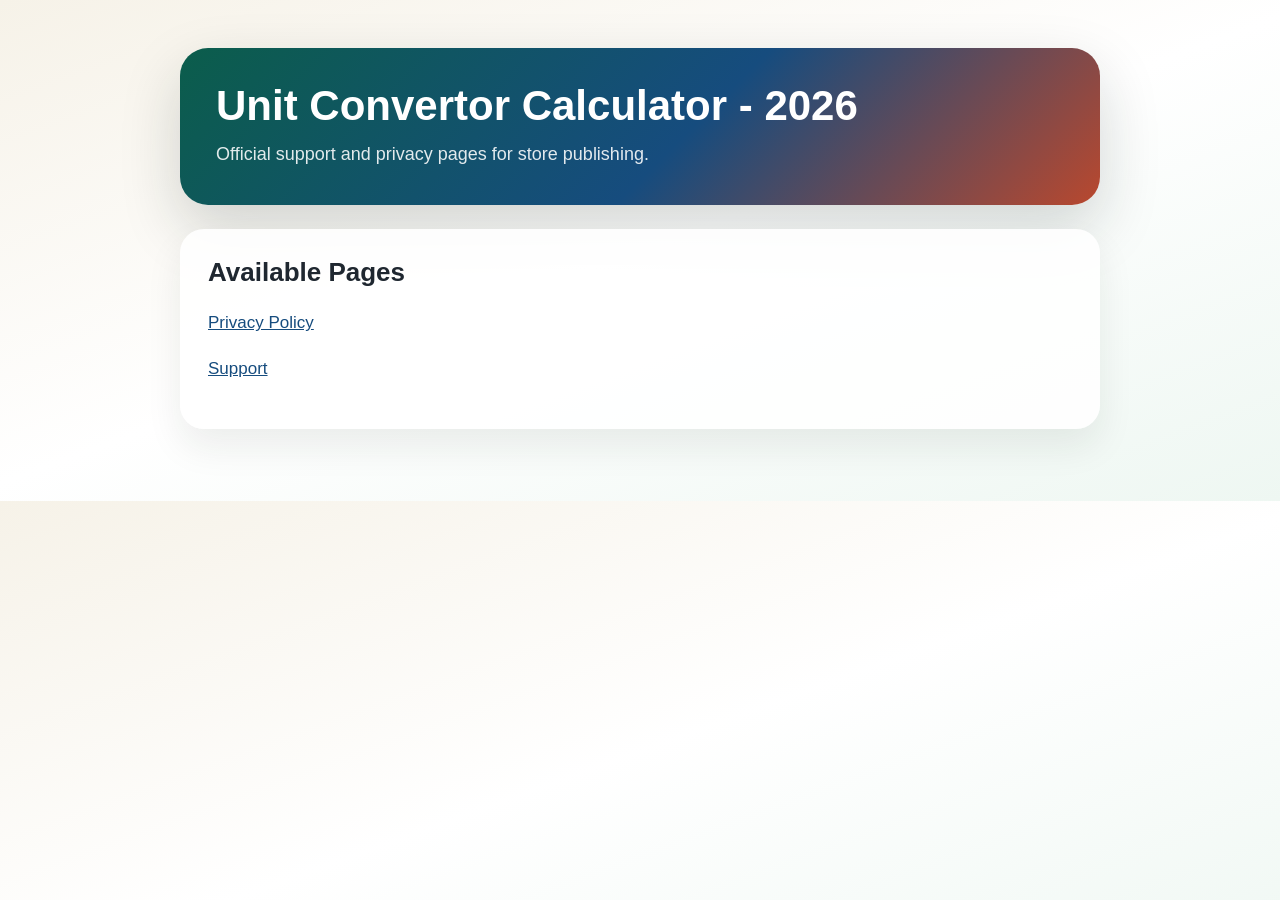
<file: index.html>
<!DOCTYPE html>
<html lang="en">
<head>
  <meta charset="UTF-8" />
  <meta name="viewport" content="width=device-width, initial-scale=1.0" />
  <title>Unit Convertor Calculator - 2026</title>
  <link rel="stylesheet" href="styles.css" />
</head>
<body>
  <main class="page">
    <section class="hero">
      <h1>Unit Convertor Calculator - 2026</h1>
      <p>Official support and privacy pages for store publishing.</p>
    </section>

    <section class="panel">
      <h2>Available Pages</h2>
      <p><a href="privacy.html">Privacy Policy</a></p>
      <p><a href="support.html">Support</a></p>
    </section>
  </main>
</body>
</html>
</file>
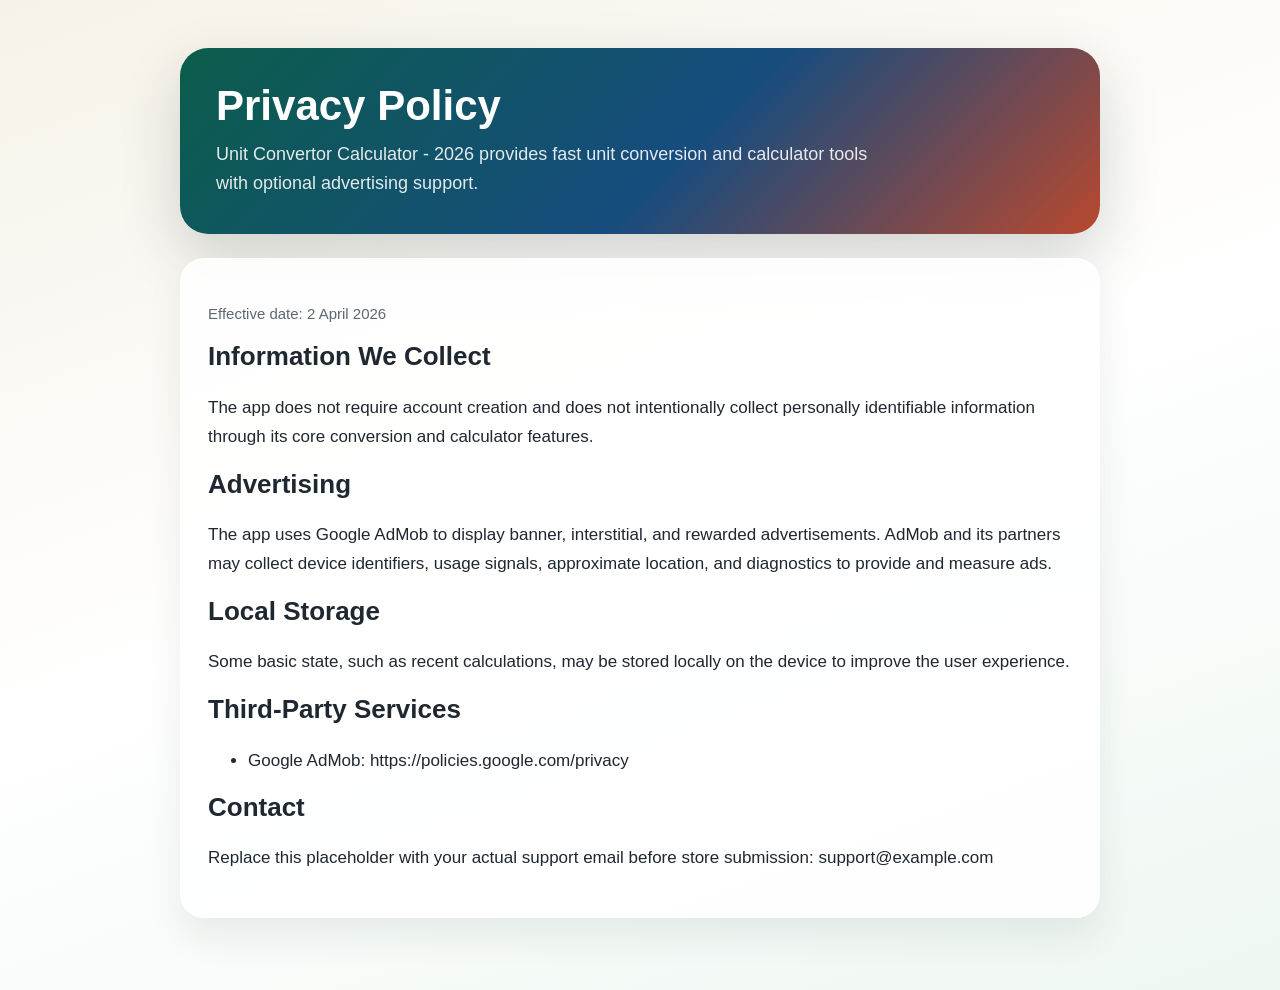
<file: privacy.html>
<!DOCTYPE html>
<html lang="en">
<head>
  <meta charset="UTF-8" />
  <meta name="viewport" content="width=device-width, initial-scale=1.0" />
  <title>Privacy Policy | Unit Convertor Calculator - 2026</title>
  <link rel="stylesheet" href="styles.css" />
</head>
<body>
  <main class="page">
    <section class="hero">
      <h1>Privacy Policy</h1>
      <p>Unit Convertor Calculator - 2026 provides fast unit conversion and calculator tools with optional advertising support.</p>
    </section>

    <section class="panel">
      <p class="meta">Effective date: 2 April 2026</p>
      <h2>Information We Collect</h2>
      <p>The app does not require account creation and does not intentionally collect personally identifiable information through its core conversion and calculator features.</p>

      <h2>Advertising</h2>
      <p>The app uses Google AdMob to display banner, interstitial, and rewarded advertisements. AdMob and its partners may collect device identifiers, usage signals, approximate location, and diagnostics to provide and measure ads.</p>

      <h2>Local Storage</h2>
      <p>Some basic state, such as recent calculations, may be stored locally on the device to improve the user experience.</p>

      <h2>Third-Party Services</h2>
      <ul>
        <li>Google AdMob: https://policies.google.com/privacy</li>
      </ul>

      <h2>Contact</h2>
      <p>Replace this placeholder with your actual support email before store submission: support@example.com</p>
    </section>
  </main>
</body>
</html>
</file>
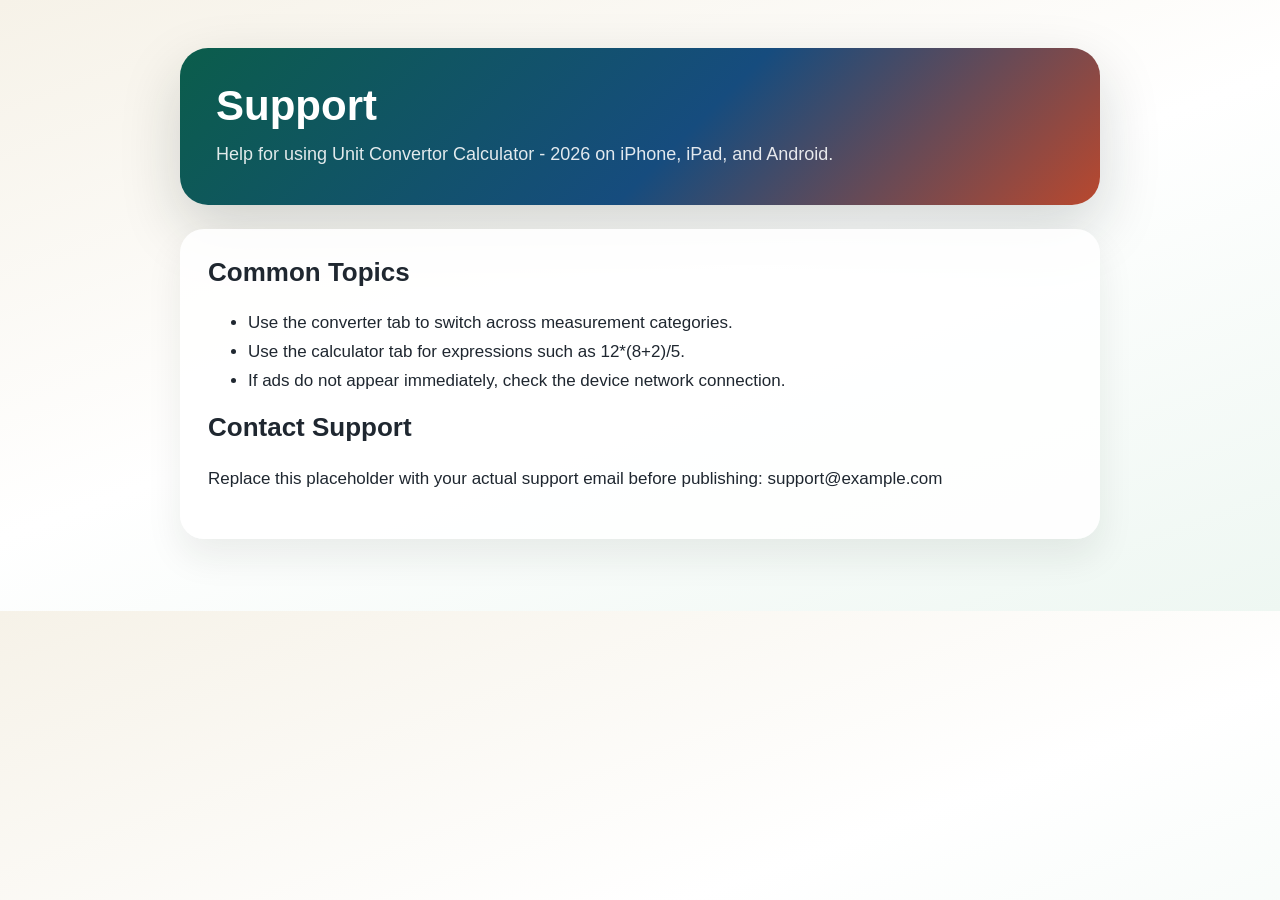
<file: support.html>
<!DOCTYPE html>
<html lang="en">
<head>
  <meta charset="UTF-8" />
  <meta name="viewport" content="width=device-width, initial-scale=1.0" />
  <title>Support | Unit Convertor Calculator - 2026</title>
  <link rel="stylesheet" href="styles.css" />
</head>
<body>
  <main class="page">
    <section class="hero">
      <h1>Support</h1>
      <p>Help for using Unit Convertor Calculator - 2026 on iPhone, iPad, and Android.</p>
    </section>

    <section class="panel">
      <h2>Common Topics</h2>
      <ul>
        <li>Use the converter tab to switch across measurement categories.</li>
        <li>Use the calculator tab for expressions such as 12*(8+2)/5.</li>
        <li>If ads do not appear immediately, check the device network connection.</li>
      </ul>

      <h2>Contact Support</h2>
      <p>Replace this placeholder with your actual support email before publishing: support@example.com</p>
    </section>
  </main>
</body>
</html>
</file>
<file: styles.css>
body {
  margin: 0;
  font-family: "Avenir Next", Avenir, Helvetica, Arial, sans-serif;
  color: #1f2730;
  background: linear-gradient(160deg, #f6f2e8 0%, #ffffff 50%, #eef7f2 100%);
}

.page {
  max-width: 920px;
  margin: 0 auto;
  padding: 48px 20px 72px;
}

.hero {
  padding: 36px;
  border-radius: 28px;
  color: #fff;
  background: linear-gradient(135deg, #0b5d4b 0%, #164c7e 55%, #b9482e 100%);
  box-shadow: 0 24px 60px rgba(17, 34, 28, 0.18);
}

.hero h1 {
  margin: 0 0 12px;
  font-size: 42px;
  line-height: 1.05;
}

.hero p {
  margin: 0;
  max-width: 680px;
  font-size: 18px;
  line-height: 1.6;
  color: rgba(255, 255, 255, 0.88);
}

.panel {
  margin-top: 24px;
  padding: 28px;
  border-radius: 24px;
  background: rgba(255, 255, 255, 0.9);
  box-shadow: 0 18px 36px rgba(20, 33, 30, 0.08);
}

h2 {
  margin-top: 0;
  font-size: 26px;
}

p,
li {
  font-size: 17px;
  line-height: 1.7;
}

a {
  color: #164c7e;
}

.meta {
  color: #5c6872;
  font-size: 15px;
}
</file>
